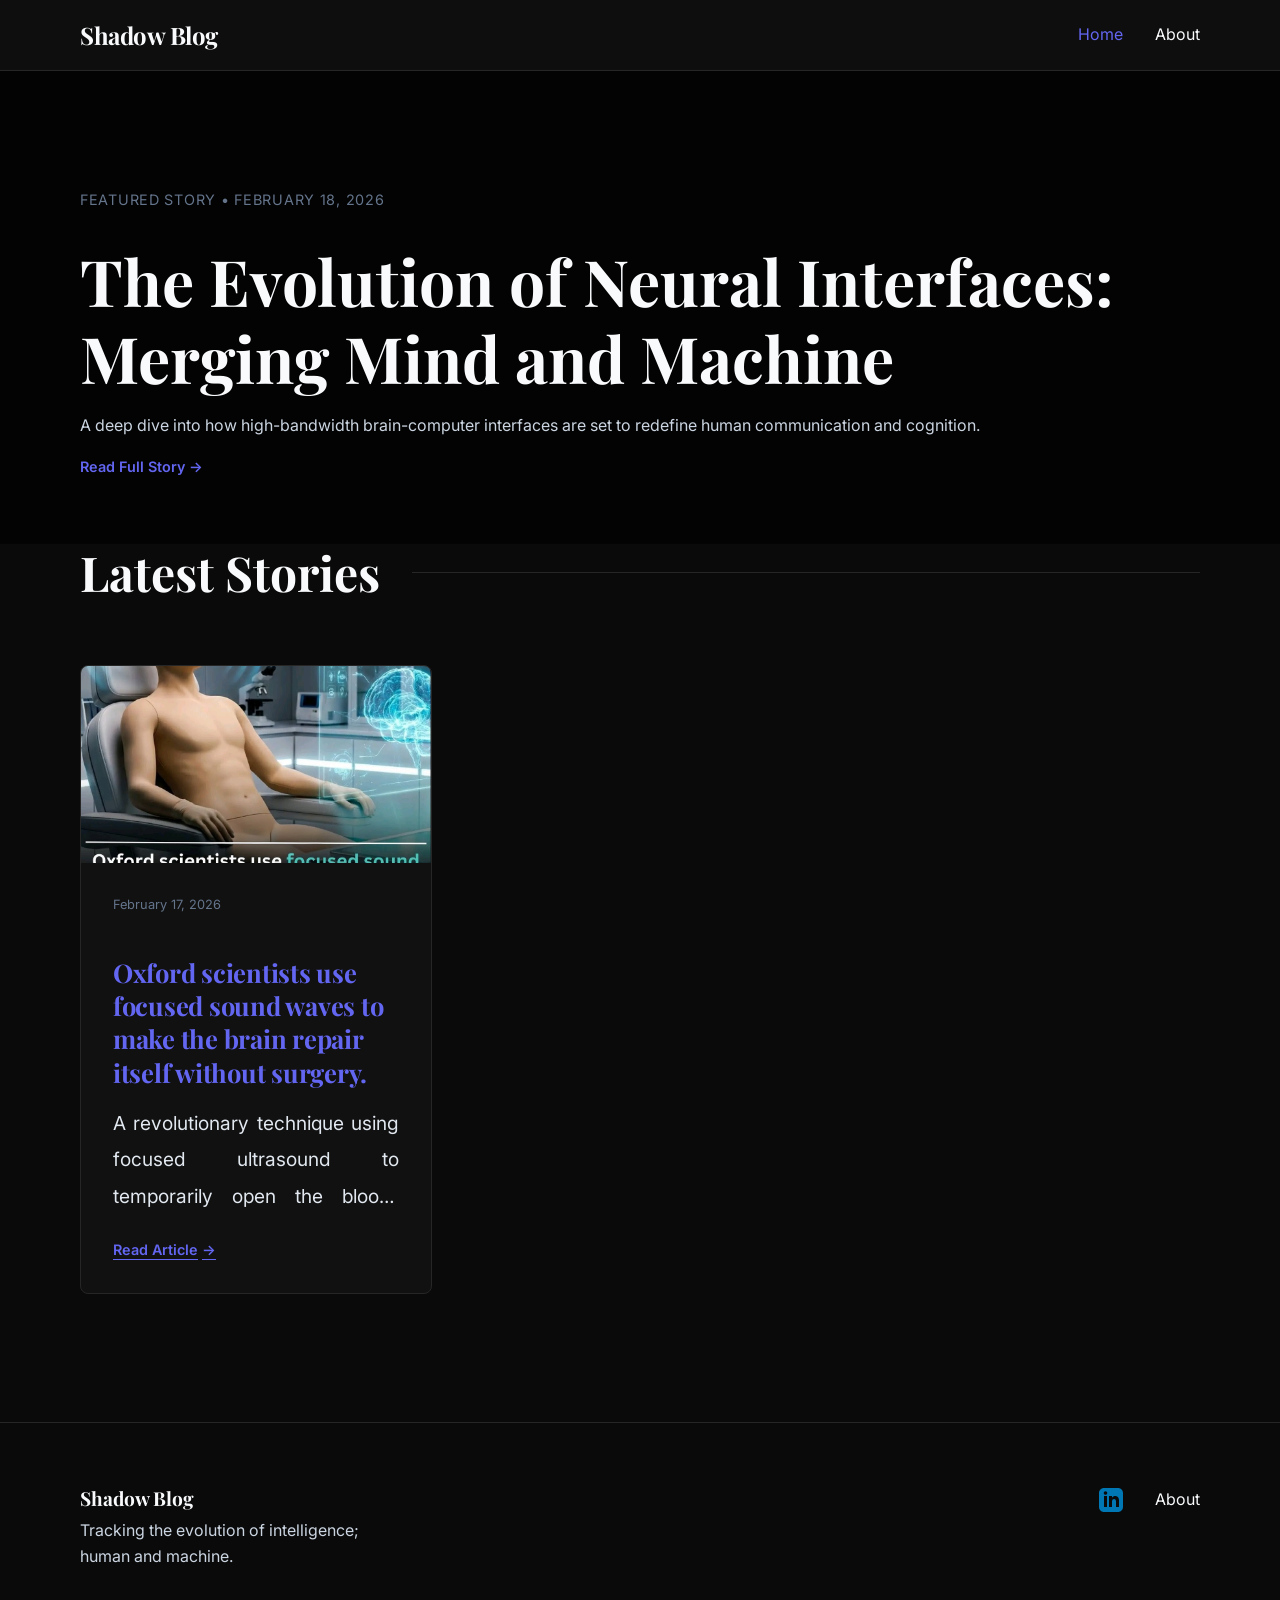
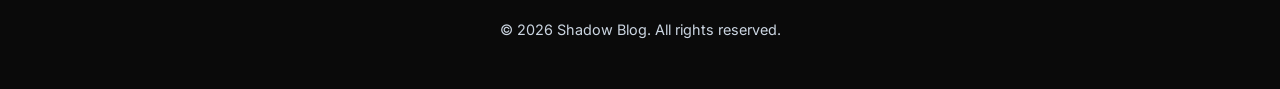
<file: public/index.html>
<!DOCTYPE html>
<html lang="en">

<head>
    <meta charset="UTF-8">
    <meta name="viewport" content="width=device-width, initial-scale=1.0">
    <title>Shadow Blog | Premium Tech Insights</title>
    <meta name="description"
        content="A premium tech magazine featuring the latest insights on software development, design, and innovation.">

    <!-- Google Fonts -->
    <link rel="preconnect" href="https://fonts.googleapis.com">
    <link rel="preconnect" href="https://fonts.gstatic.com" crossorigin>
    <link
        href="https://fonts.googleapis.com/css2?family=Inter:wght@300;400;500;600&family=Playfair+Display:wght@400;600;700&display=swap"
        rel="stylesheet">

    <!-- Styles -->
    <link rel="stylesheet" href="css/styles.css">
    <link rel="icon" type="image/svg+xml" href="assets/logo.svg">
</head>

<body>

    <!-- Navigation -->
    <nav class="navbar">
        <div class="container nav-container">
            <a href="index.html" class="logo">Shadow Blog</a>

            <button class="mobile-menu-btn" aria-label="Toggle menu">
                <span></span>
                <span></span>
                <span></span>
            </button>

            <ul class="nav-links">
                <li><a href="index.html" class="active">Home</a></li>
                <li><a href="about.html">About</a></li>
            </ul>
        </div>
    </nav>

    <!-- Hero Section (Featured Post) -->
    <header class="hero" id="hero-section">
        <!-- Content injected by JS -->
        <div class="container hero-placeholder">
            <div class="skeleton-hero"></div>
        </div>
    </header>

    <!-- Main Content -->
    <main class="container">
        <div class="section-header">
            <h2>Latest Stories</h2>
            <div class="divider"></div>
        </div>

        <div class="posts-grid" id="posts-grid">
            <!-- Posts injected by JS -->
            <div class="skeleton-card"></div>
            <div class="skeleton-card"></div>
            <div class="skeleton-card"></div>
        </div>
    </main>

    <!-- Footer -->
    <footer>
        <div class="container footer-content">
            <div class="footer-brand">
                <h3>Shadow Blog</h3>
                <p style="max-width: 300px;">Tracking the evolution of intelligence; human and machine.</p>
            </div>
            <div class="footer-links" style="align-items: center;">
                <a href="https://www.linkedin.com/in/king-chris-a3b8aa333" target="_blank"
                    aria-label="LinkedIn Profile">
                    <img src="assets/linkedin.svg" alt="LinkedIn" style="width: 24px; height: 24px;">
                </a>
                <a href="about.html">About</a>
            </div>
        </div>
        <div class="footer-bottom">
            <p>&copy; 2026 Shadow Blog. All rights reserved.</p>
        </div>
    </footer>

    <!-- Scripts -->
    <script src="js/main.js"></script>
</body>

</html>
</file>
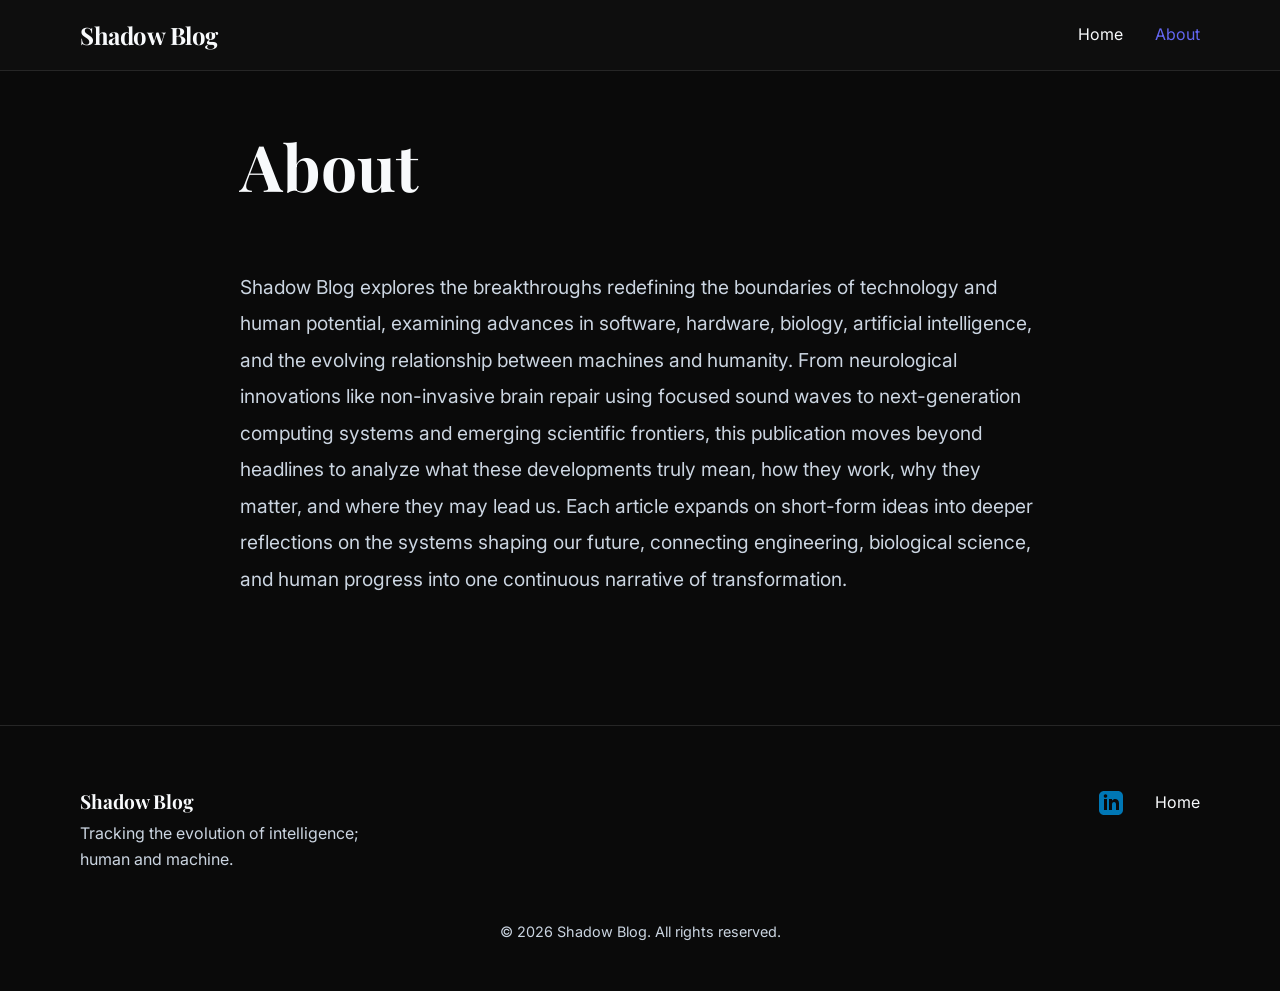
<file: public/about.html>
<!DOCTYPE html>
<html lang="en">

<head>
    <meta charset="UTF-8">
    <meta name="viewport" content="width=device-width, initial-scale=1.0">
    <title>About | Shadow Blog</title>
    <link
        href="https://fonts.googleapis.com/css2?family=Inter:wght@300;400;500;600&family=Playfair+Display:wght@400;600;700&display=swap"
        rel="stylesheet">
    <link rel="stylesheet" href="css/styles.css">
    <link rel="icon" type="image/svg+xml" href="assets/logo.svg">
    <style>
        .about-content {
            max-width: 800px;
            margin: var(--spacing-xl) auto;
        }

        .about-hero {
            text-align: left;
            margin-bottom: var(--spacing-lg);
        }

        .about-text {
            font-size: 1.2rem;
            color: var(--post-text);
            line-height: 1.9;
            text-align: left;
        }
    </style>
</head>

<body>

    <nav class="navbar">
        <div class="container nav-container">
            <a href="index.html" class="logo">Shadow Blog</a>
            <ul class="nav-links">
                <li><a href="index.html">Home</a></li>
                <li><a href="about.html" class="active">About</a></li>
            </ul>
        </div>
    </nav>

    <main class="container">
        <div class="about-content">
            <div class="about-hero">
                <h1>About</h1>
            </div>
            <div class="about-text">
                <p>Shadow Blog explores the breakthroughs redefining the boundaries of technology and human potential,
                    examining advances in software, hardware, biology, artificial intelligence, and the evolving
                    relationship between machines and humanity. From neurological innovations like non-invasive brain
                    repair using focused sound waves to next-generation computing systems and emerging scientific
                    frontiers, this publication moves beyond headlines to analyze what these developments truly mean,
                    how they work, why they matter, and where they may lead us. Each article expands on short-form ideas
                    into deeper reflections on the systems shaping our future, connecting engineering, biological
                    science, and human progress into one continuous narrative of transformation.</p>
            </div>
        </div>
    </main>

    <footer>
        <div class="container footer-content">
            <div class="footer-brand">
                <h3>Shadow Blog</h3>
                <p style="max-width: 300px;">Tracking the evolution of intelligence; human and machine.</p>
            </div>
            <div class="footer-links" style="align-items: center;">
                <a href="https://www.linkedin.com/in/king-chris-a3b8aa333" target="_blank"
                    aria-label="LinkedIn Profile">
                    <img src="assets/linkedin.svg" alt="LinkedIn" style="width: 24px; height: 24px;">
                </a>
                <a href="index.html">Home</a>
            </div>
        </div>
        <div class="footer-bottom">
            <p>&copy; 2026 Shadow Blog. All rights reserved.</p>
        </div>
    </footer>

</body>

</html>
</file>
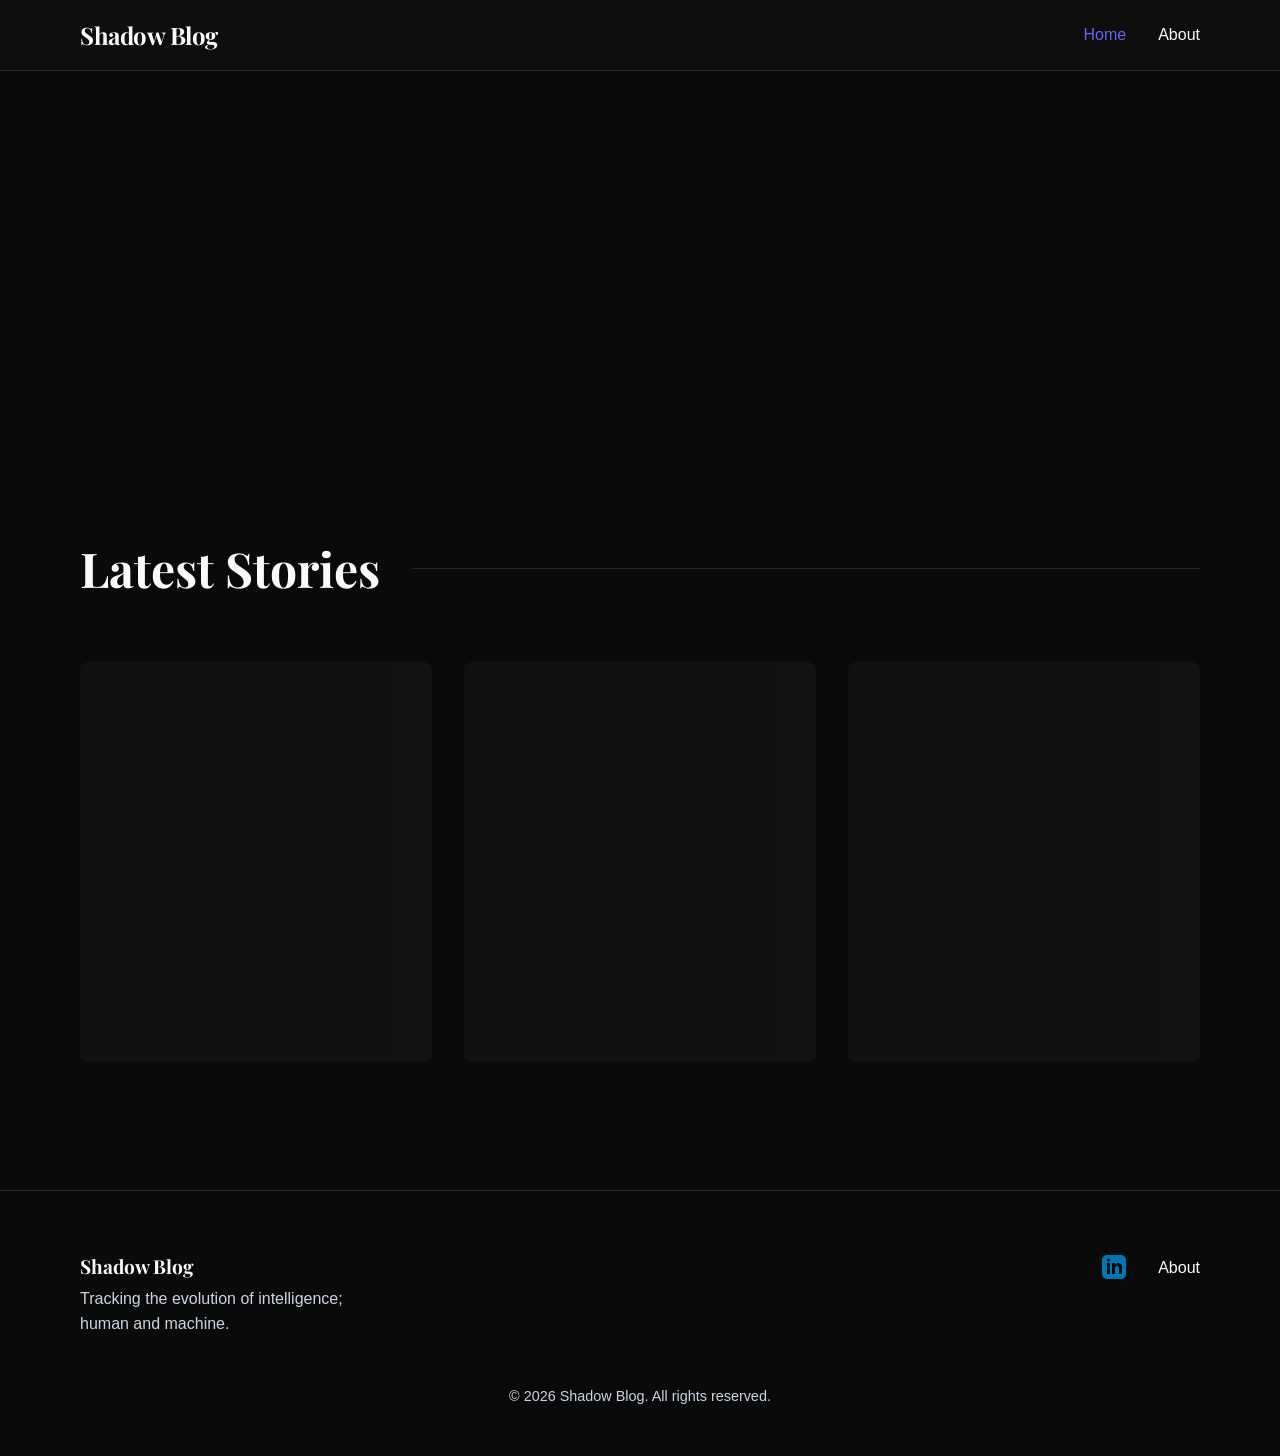
<file: public/post.html>
<!DOCTYPE html>
<html lang="en">

<head>
    <meta charset="UTF-8">
    <meta name="viewport" content="width=device-width, initial-scale=1.0">
    <title>Loading... | Shadow Blog</title>
    <!-- Social Meta Tags (Injected by JS) -->
    <meta property="og:title" content="">
    <meta property="og:description" content="">
    <meta property="og:image" content="">

    <!-- Fonts & Styles -->
    <link
        href="https://fonts.googleapis.com/css2?family=Inter:wght@300;400;500;600&family=Playfair+Display:wght@400;600;700&display=swap"
        rel="stylesheet">
    <link rel="stylesheet" href="css/styles.css">
    <link rel="icon" type="image/svg+xml" href="assets/logo.svg">

    <style>
        .article-container {
            max-width: 800px;
            margin: 0 auto;
        }

        .post-header {
            text-align: left;
            padding: var(--spacing-xl) 0 var(--spacing-md);
            border-bottom: 1px solid var(--border-color);
            margin-bottom: var(--spacing-md);
        }

        .post-meta {
            color: var(--accent);
            font-size: 0.85rem;
            font-weight: 600;
            margin-bottom: var(--spacing-xs);
            text-transform: uppercase;
            letter-spacing: 0.1em;
            display: flex;
            align-items: center;
            gap: 15px;
        }

        .post-meta::after {
            content: '';
            height: 1px;
            background: var(--border-color);
            flex-grow: 1;
        }

        .post-content {
            font-size: 1.1rem;
            color: var(--text-secondary);
            line-height: 1.8;
            margin-bottom: var(--spacing-xl);
        }

        .post-content h2 {
            margin-top: var(--spacing-md);
            margin-bottom: var(--spacing-sm);
            color: var(--text-primary);
        }

        .post-hero-image {
            width: 100%;
            height: auto;
            border-radius: 8px;
            margin-bottom: var(--spacing-lg);
            display: block;
        }

        /* LinkedIn Funnel */
        .linkedin-connect {
            background: var(--bg-secondary);
            border: 1px solid var(--border-color);
            padding: var(--spacing-md);
            border-radius: 8px;
            text-align: center;
            margin-top: var(--spacing-lg);
        }

        .linkedin-connect h3 {
            margin-bottom: var(--spacing-sm);
        }

        .btn-linkedin {
            background: #0077b5;
            color: white;
            padding: 0.8rem 1.5rem;
            border-radius: 4px;
            display: inline-block;
            margin-top: var(--spacing-sm);
            font-weight: 500;
        }

        .btn-linkedin:hover {
            background: #005582;
        }

        .spinner {
            border: 4px solid var(--bg-secondary);
            border-top: 4px solid var(--accent);
            border-radius: 50%;
            width: 40px;
            height: 40px;
            animation: spin 1s linear infinite;
            margin: 50px auto;
        }

        @keyframes spin {
            0% {
                transform: rotate(0deg);
            }

            100% {
                transform: rotate(360deg);
            }
        }
    </style>
</head>

<body>

    <nav class="navbar">
        <div class="container nav-container">
            <a href="index.html" class="logo">Shadow Blog</a>
            <a href="index.html" class="back-link">← Back to Home</a>
        </div>
    </nav>

    <main class="container article-container" id="post-container">
        <!-- Loading State -->
        <div class="spinner" id="loading-spinner"></div>

        <!-- Content injected here -->
    </main>

    <footer>
        <div class="container footer-content">
            <div class="footer-brand">
                <h3>Shadow Blog</h3>
                <p style="max-width: 300px;">Tracking the evolution of intelligence; human and machine.</p>
            </div>
            <div class="footer-links" style="align-items: center;">
                <a href="https://www.linkedin.com/in/king-chris-a3b8aa333" target="_blank"
                    aria-label="LinkedIn Profile">
                    <img src="assets/linkedin.svg" alt="LinkedIn" style="width: 24px; height: 24px;">
                </a>
                <a href="index.html">Home</a>
            </div>
            <div class="footer-bottom">
                <p>&copy; 2026 Shadow Blog. All rights reserved.</p>
            </div>
    </footer>

    <script src="js/main.js"></script>
</body>

</html>
</file>
<file: public/css/styles.css>
/* 
========================================
   Shadow Blog - Premium Design System
========================================
*/

:root {
    /* Colors - Slick Dark Mode */
    --bg-primary: #0a0a0a;
    /* Darker, deeper black */
    --bg-secondary: #141414;
    --bg-card: #111111;

    --text-primary: #f8fafc;
    /* Premium off-white/slate */
    --text-secondary: #cbd5e1;
    /* Soft light gray */
    --text-muted: #64748b;

    --accent: #6366f1;
    /* Modern Indigo/Blurple */
    --accent-hover: #818cf8;

    --border-color: #262626;

    /* Vibrant Story Mode Colors */
    --post-text: #e2e8f0;
    /* Soft Blue-Gray-White */
    --post-heading-gradient: linear-gradient(135deg, #f0f0f0 0%, #a5b4fc 100%);
    --post-subtitle-color: #94a3b8;

    /* Typography */
    --font-heading: 'Playfair Display', serif;
    --font-body: 'Inter', sans-serif;
    --font-mono: 'JetBrains Mono', monospace;

    /* Spacing */
    --container-max: 1200px;
    --spacing-xs: 0.5rem;
    /* 8px */
    --spacing-sm: 1rem;
    /* 16px */
    --spacing-md: 2rem;
    /* 32px */
    --spacing-lg: 4rem;
    /* 64px */
    --spacing-xl: 8rem;
    /* 128px */

    /* Transitions */
    --transition-fast: 0.2s ease;
    --transition-smooth: 0.4s cubic-bezier(0.16, 1, 0.3, 1);
}

/* Reset & Base */
*,
*::before,
*::after {
    box-sizing: border-box;
    margin: 0;
    padding: 0;
}

body {
    background-color: var(--bg-primary);
    color: var(--text-primary);
    font-family: var(--font-body);
    line-height: 1.6;
    -webkit-font-smoothing: antialiased;
}

img {
    max-width: 100%;
    display: block;
}

a {
    text-decoration: none;
    color: inherit;
    transition: color var(--transition-fast);
}

ul {
    list-style: none;
}

/* Typography */
h1,
h2,
h3,
h4,
h5,
h6 {
    font-family: var(--font-heading);
    font-weight: 700;
    line-height: 1.2;
    color: var(--text-primary);
}

h1 {
    font-size: clamp(2.5rem, 5vw, 4rem);
}

h2 {
    font-size: clamp(2rem, 4vw, 3rem);
}

h3 {
    font-size: 1.5rem;
}

p {
    color: var(--text-secondary);
    margin-bottom: var(--spacing-sm);
    font-weight: 400;
}

/* Post Header Specifics */
.post-subtitle {
    font-size: 1.25rem;
    color: var(--post-subtitle-color);
    margin-top: 1.5rem;
    line-height: 1.6;
    font-weight: 300;
    font-style: italic;
    max-width: 90%;
}

.post-header h1 {
    background: var(--post-heading-gradient);
    -webkit-background-clip: text;
    background-clip: text;
    -webkit-text-fill-color: transparent;
    margin-top: 1rem;
}

/* Layout */
.container {
    width: 90%;
    max-width: var(--container-max);
    margin: 0 auto;
    padding: 0 var(--spacing-sm);
}

/* Navigation */
.navbar {
    position: fixed;
    top: 0;
    left: 0;
    width: 100%;
    background: rgba(15, 15, 15, 0.95);
    backdrop-filter: blur(10px);
    border-bottom: 1px solid var(--border-color);
    z-index: 1000;
    padding: var(--spacing-sm) 0;
}

.nav-container {
    display: flex;
    justify-content: space-between;
    align-items: center;
}

.logo {
    font-family: var(--font-heading);
    font-size: 1.5rem;
    font-weight: 700;
    letter-spacing: -0.02em;
}

.logo .accent {
    color: var(--accent);
}

.nav-links {
    display: flex;
    gap: var(--spacing-md);
    align-items: center;
}

.nav-links a:hover,
.nav-links a.active {
    color: var(--accent);
}

.btn-primary {
    background: var(--accent);
    color: white;
    padding: 0.6rem 1.2rem;
    border-radius: 4px;
    font-weight: 500;
    font-size: 0.9rem;
    transition: background var(--transition-fast);
}

.btn-primary:hover {
    background: var(--accent-hover);
    color: white;
}

/* Mobile Menu */
.mobile-menu-btn {
    display: none;
    background: none;
    border: none;
    cursor: pointer;
    flex-direction: column;
    gap: 6px;
}

.mobile-menu-btn span {
    display: block;
    width: 24px;
    height: 2px;
    background-color: var(--text-primary);
}

/* Hero Section */
.hero {
    padding: calc(var(--spacing-xl) + 60px) 0 var(--spacing-lg);
    min-height: 60vh;
    display: flex;
    align-items: center;
}

.hero-content h1 {
    margin-bottom: var(--spacing-sm);
}

.hero-meta {
    font-size: 0.9rem;
    color: var(--text-muted);
    margin-bottom: var(--spacing-md);
    text-transform: uppercase;
    letter-spacing: 0.05em;
}

/* Posts Grid */
.section-header {
    margin-bottom: var(--spacing-lg);
    display: flex;
    align-items: center;
    gap: var(--spacing-md);
}

.divider {
    height: 1px;
    background: var(--border-color);
    flex-grow: 1;
}

.posts-grid {
    display: grid;
    grid-template-columns: repeat(auto-fill, minmax(320px, 1fr));
    gap: var(--spacing-md);
    margin-bottom: var(--spacing-xl);
}

/* Post Card */
.post-card {
    background: var(--bg-card);
    border: 1px solid var(--border-color);
    border-radius: 8px;
    overflow: hidden;
    transition: transform var(--transition-smooth), box-shadow var(--transition-smooth);
    display: flex;
    flex-direction: column;
    height: 100%;
}

.post-card:hover {
    transform: translateY(-5px);
    box-shadow: 0 10px 30px rgba(0, 0, 0, 0.5);
    border-color: var(--accent);
}

.post-image-container {
    padding-top: 56.25%;
    /* 16:9 Aspect Ratio */
    position: relative;
    overflow: hidden;
}

.post-image {
    position: absolute;
    top: 0;
    left: 0;
    width: 100%;
    height: 100%;
    object-fit: cover;
    transition: transform var(--transition-smooth);
}

.post-card:hover .post-image {
    transform: scale(1.05);
}

.post-content {
    padding: var(--spacing-md);
    flex-grow: 1;
    display: flex;
    flex-direction: column;
}

.post-date {
    font-size: 0.8rem;
    color: var(--text-muted);
    margin-bottom: var(--spacing-xs);
}

.post-title {
    font-size: 1.4rem;
    margin-bottom: var(--spacing-sm);
    line-height: 1.3;
}

.post-excerpt {
    font-size: 0.95rem;
    color: var(--text-secondary);
    margin-bottom: var(--spacing-md);
    display: -webkit-box;
    -webkit-line-clamp: 3;
    line-clamp: 3;
    -webkit-box-orient: vertical;
    overflow: hidden;
    flex-grow: 1;
}

.read-more {
    font-weight: 600;
    font-size: 0.9rem;
    color: var(--accent);
    display: inline-flex;
    align-items: center;
    gap: 4px;
}

.read-more::after {
    content: '→';
    transition: transform var(--transition-fast);
}

.read-more:hover::after {
    transform: translateX(4px);
}

/* Article Content Support (Tyogrpahy & Tables) */
.post-content h2 {
    margin-top: var(--spacing-lg);
    margin-bottom: var(--spacing-sm);
    font-size: 2.2rem;
    background: var(--post-heading-gradient);
    -webkit-background-clip: text;
    background-clip: text;
    -webkit-text-fill-color: transparent;
}

.post-content h3 {
    margin-top: var(--spacing-md);
    margin-bottom: var(--spacing-sm);
    font-size: 1.6rem;
    color: var(--accent);
    letter-spacing: -0.01em;
}

.post-content p {
    margin-bottom: 1.5rem;
    line-height: 1.9;
    font-size: 1.2rem;
    color: var(--post-text);
    text-align: justify;
    hyphens: auto;
}

.post-content strong {
    color: #fff;
    font-weight: 600;
}

.post-content ul,
.post-content ol {
    margin-bottom: var(--spacing-md);
    padding-left: var(--spacing-md);
    color: var(--text-secondary);
    list-style: disc;
}

.post-content li {
    margin-bottom: 0.5rem;
}

.post-content a {
    color: var(--accent);
    text-decoration: underline;
    text-underline-offset: 4px;
}

.post-content blockquote {
    border-left: 4px solid var(--accent);
    padding-left: var(--spacing-md);
    margin: var(--spacing-md) 0;
    font-style: italic;
    color: var(--text-primary);
}

/* Table Styles */
.table-container {
    width: 100%;
    overflow-x: auto;
    margin: var(--spacing-md) 0;
    border: 1px solid var(--border-color);
    border-radius: 8px;
    background: var(--bg-card);
}

table {
    width: 100%;
    border-collapse: collapse;
    min-width: 600px;
    /* Ensure it scrolls on mobile */
}

th,
td {
    padding: var(--spacing-sm);
    text-align: left;
    border-bottom: 1px solid var(--border-color);
}

th {
    background-color: var(--bg-secondary);
    color: var(--text-primary);
    font-weight: 600;
}

td {
    color: var(--text-secondary);
    font-size: 0.95rem;
    vertical-align: top;
}

tr:last-child td {
    border-bottom: none;
}

tr:hover td {
    background-color: rgba(255, 255, 255, 0.02);
}

/* Footer */
footer {
    border-top: 1px solid var(--border-color);
    padding: var(--spacing-lg) 0 var(--spacing-md);
    margin-top: auto;
}

.footer-content {
    display: flex;
    justify-content: space-between;
    align-items: flex-start;
    margin-bottom: var(--spacing-md);
}

.footer-brand h3 {
    font-size: 1.2rem;
    margin-bottom: var(--spacing-xs);
}

.footer-links {
    display: flex;
    gap: var(--spacing-md);
}

.footer-bottom {
    text-align: center;
    color: var(--text-muted);
    font-size: 0.9rem;
    margin-top: var(--spacing-md);
}

/* Loading Skeletons */
.skeleton-card {
    height: 400px;
    background: linear-gradient(90deg, var(--bg-card) 25%, var(--bg-secondary) 50%, var(--bg-card) 75%);
    background-size: 200% 100%;
    animation: loading 1.5s infinite;
    border-radius: 8px;
}

@keyframes loading {
    0% {
        background-position: 200% 0;
    }

    100% {
        background-position: -200% 0;
    }
}

/* Form Styles (Shared) */
.form-group {
    margin-bottom: var(--spacing-md);
}

.form-label {
    display: block;
    margin-bottom: var(--spacing-xs);
    color: var(--text-secondary);
    font-size: 0.9rem;
}

.form-input,
.form-textarea {
    width: 100%;
    background: var(--bg-secondary);
    border: 1px solid var(--border-color);
    padding: var(--spacing-sm);
    color: var(--text-primary);
    border-radius: 4px;
    font-family: var(--font-body);
    font-size: 1rem;
    transition: border-color var(--transition-fast);
}

.form-input:focus,
.form-textarea:focus {
    outline: none;
    border-color: var(--accent);
}

/* Responsive Adjustments */
@media (max-width: 1024px) {
    .container {
        width: 92%;
    }
}

@media (max-width: 768px) {
    :root {
        --spacing-lg: 2.5rem;
        --spacing-xl: 4rem;
    }

    .nav-links {
        display: none;
        position: absolute;
        top: 100%;
        left: 0;
        width: 100%;
        background: var(--bg-card);
        flex-direction: column;
        padding: var(--spacing-md);
        border-bottom: 1px solid var(--border-color);
        gap: var(--spacing-sm);
    }

    .nav-links.open {
        display: flex;
    }

    .mobile-menu-btn {
        display: flex;
    }

    .hero {
        padding: calc(var(--spacing-xl) + 40px) 0 var(--spacing-md);
        min-height: auto;
    }

    h1 {
        font-size: 2.2rem;
    }

    .posts-grid {
        grid-template-columns: 1fr;
        gap: var(--spacing-sm);
    }

    .footer-content {
        flex-direction: column;
        gap: var(--spacing-md);
    }

    /* Article specific mobile styles */
    .post-header {
        padding-top: var(--spacing-lg);
    }

    .post-content h2 {
        font-size: 1.8rem;
    }

    .post-content p {
        font-size: 1.1rem;
        text-align: left;
        /* Better for mobile readability */
    }

    .table-container {
        margin: var(--spacing-sm) -1rem;
        width: calc(100% + 2rem);
        border-radius: 0;
        border-right: none;
        border-left: none;
    }
}

@media (max-width: 480px) {
    h1 {
        font-size: 1.8rem;
    }

    .hero-meta {
        font-size: 0.8rem;
    }

    .btn-primary {
        width: 100%;
        text-align: center;
    }
}
</file>
